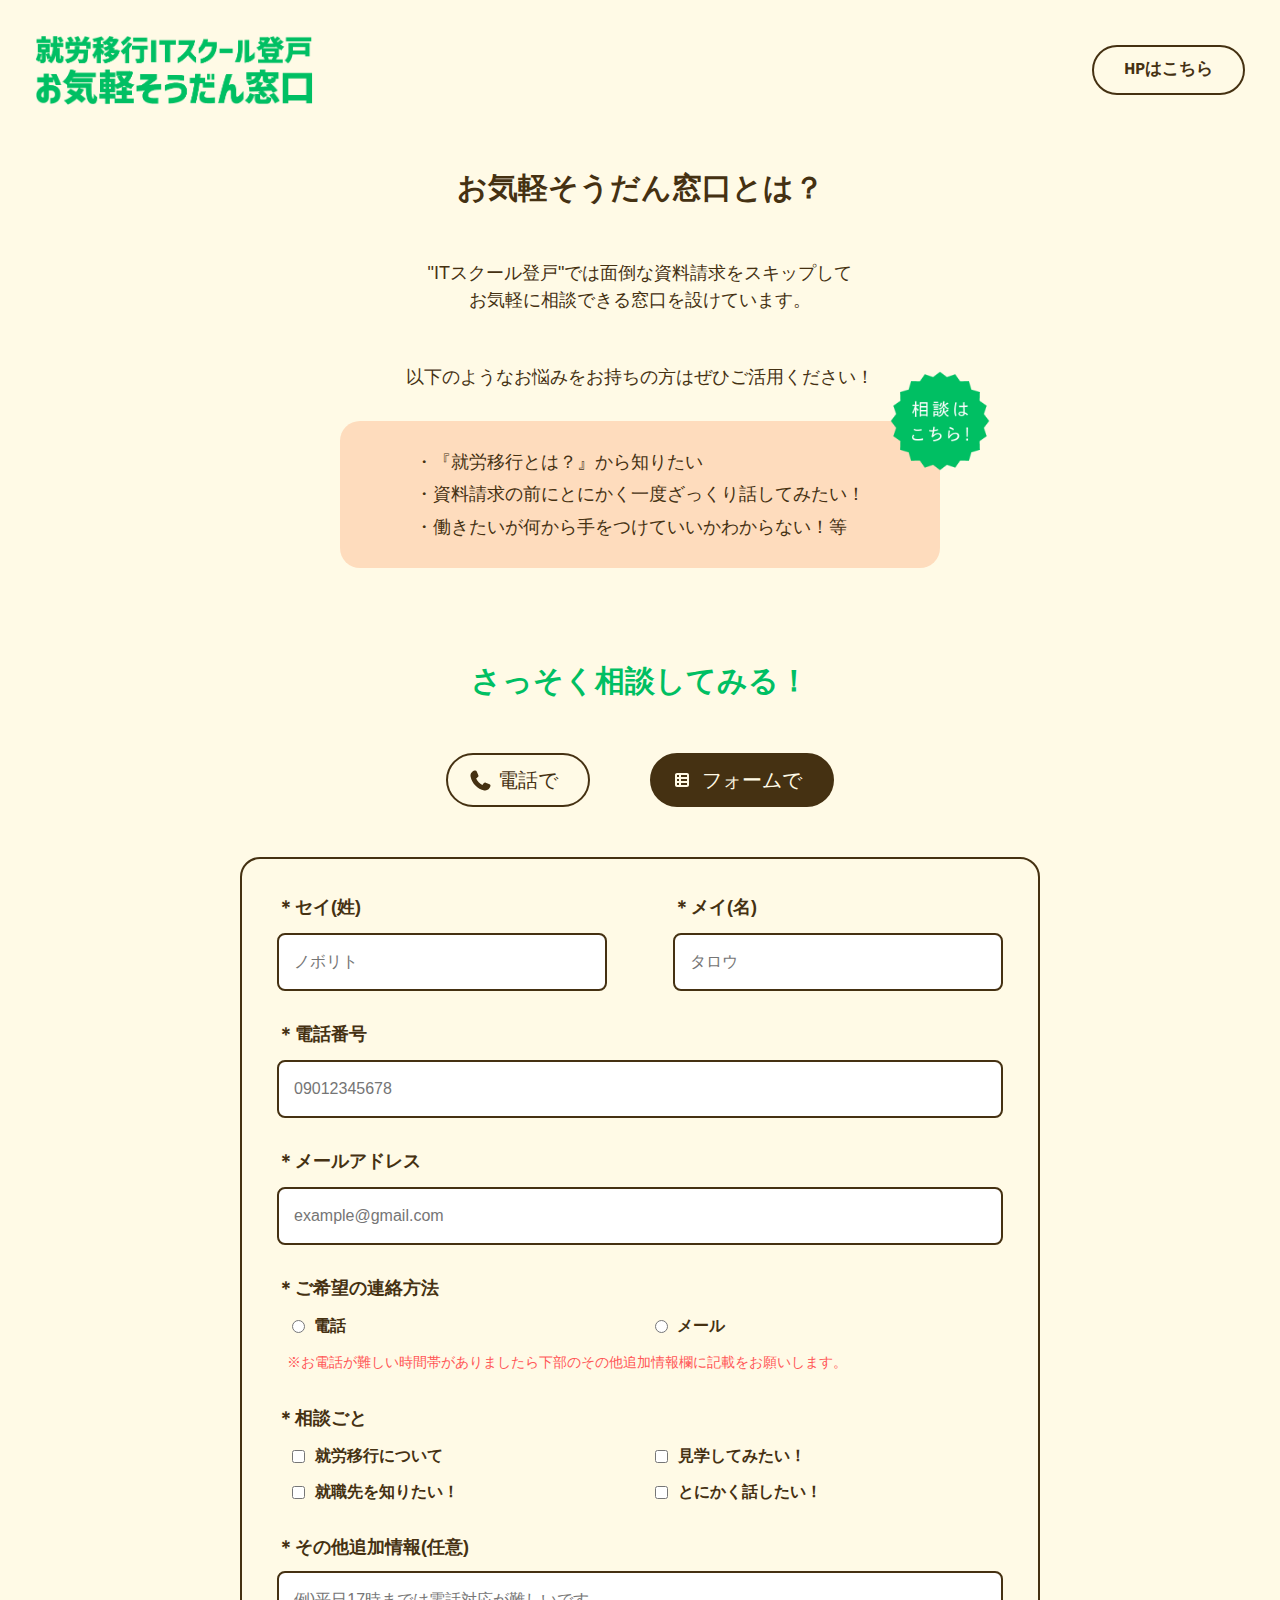
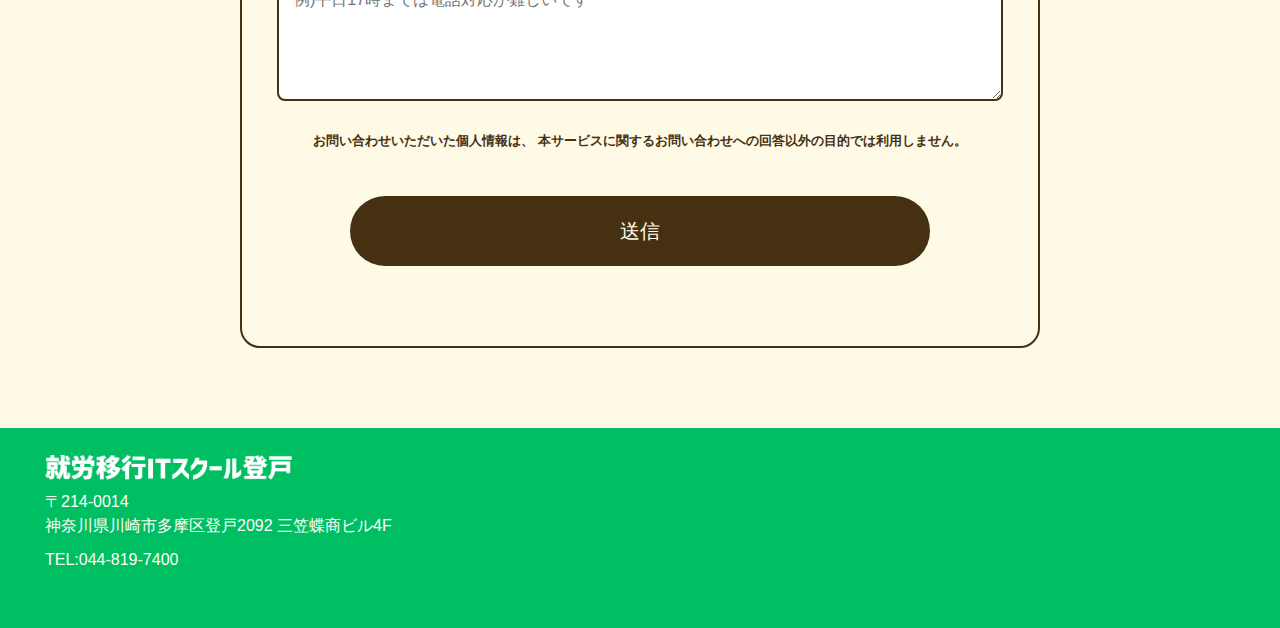
<file: index.html>
<!DOCTYPE html>
<html lang="ja">
<head>
    <meta charset="UTF-8">
    <meta name="viewport" content="width=device-width, initial-scale=1.0">
    <title>就労移行ITスクール登戸お気軽そうだん窓口</title>
    <link rel="preconnect" href="https://fonts.googleapis.com">
    <link rel="preconnect" href="https://fonts.gstatic.com" crossorigin>
    <link href="https://fonts.googleapis.com/css2?family=Source+Sans+3:ital,wght@0,200..900;1,200..900&family=Zen+Kaku+Gothic+Antique&display=swap" rel="stylesheet">
    <link rel="stylesheet" href="reset.css">
    <link rel="stylesheet" href="design.css">

</head>
<body>
    <header>
        <h1 >
            <a href="index.html"><img class="logo" src="logo_g.png" alt="就労移行ITスクール登戸お気軽そうだん窓口"></a>
        </h1>
        <a href="https://snabi.jp/facility/26581" class="ellipse-link">HPはこちら</a>
    </header>

    <main>
      <div class="center-text">
         <h2 class="intro-title">お気軽そうだん窓口とは？</h2>
         <p>
          "ITスクール登戸"では面倒な資料請求をスキップして<br>
          お気軽に相談できる窓口を設けています。
         </p>
         <p class="ika">以下のようなお悩みをお持ちの方はぜひご活用ください！</p>
      </div>
        <div class="box">
         <p>
         ・『就労移行とは？』から知りたい<br>
         ・資料請求の前にとにかく一度ざっくり話してみたい！<br>
         ・働きたいが何から手をつけていいかわからない！等</p> 
         <span class="badge"><a href="#sodan"><img src="badge.png" alt=""></a></span>  
        </div>
        
        <div class="main-content">
        <h2 class="consult-title center-text" id="sodan">さっそく相談してみる！</h2>
         <div class="contact-method">
           <div class="contact-method-specific">
            <label>
              <input type="radio" style="display: none;" name="contact_method" value="phone" >
              <p class="tel_icon">電話で</p>
            </label>
            <label>
              <input type="radio" style="display: none;" name="contact_method" value="form" checked>
              <p class="form_icon">フォームで</p>
            </label>
          </div>
         </div>

           <div class="contact-phone">
               <p class="tel">TEL <a href="tel:044-819-7400" class="phone-link">044-819-7400</a></p>
               <p>営業時間：月～土/9：00～18：00</p>
           </div>
          
      
           <form action="https://formsubmit.co/it.noborito.user01@gmail.com" method="post" class="contact-form hidden"  onsubmit="return checkForm()">
           <input type="hidden" name="_next" value="https://yukai1004.github.io/thanks.html">
           <input type="text" name="_honey" style="display:none">
           <input type="hidden" name="_captcha" value="false">
           <div class="name-form">
            <div class="name-field">
                <label for="last-name" class="bold" >＊セイ(姓)</label>
                <input type="text" id="last-name" name="セイ(姓)" placeholder="ノボリト" required>
            </div>
            <div class="name-field">
              <label for="first-name"  class="bold">＊メイ(名)</label>
              <input type="text" id="first-name" name="メイ(名)" placeholder="タロウ" required>
            </div>
          </div>
          <div class="center-form">
            <div class="form-field">
              <label for="user_tel"  class="bold">＊電話番号</label>
              <input type="text" id="user_tel" name="tel" maxlength="11" placeholder="09012345678" required>
            </div>
            <div class="form-field">
              <label for="user_mail"  class="bold">＊メールアドレス</label>
              <input type="email" id="user_mail" name="email" placeholder="example@gmail.com" required>
            </div>
          </div>
          <p  class="bold">＊ご希望の連絡方法</p>
          <div class="contact-method-buttons">
            <div class="contact-option">
              <label>
                <input type="radio" name="ご希望の連絡方法" value="電話" required>
                <span  class="bold radioCheck">電話</span>
              </label>
            </div>
            <div class="contact-option">
              <label>
                <input type="radio" name="ご希望の連絡方法" value="メール" required>
                <span  class="bold radioCheck">メール</span>
              </label>
            </div>
          </div>
          <div class="note"><small>※お電話が難しい時間帯がありましたら下部のその他追加情報欄に記載をお願いします。</small></div>
          <div>
             <p class="bold">＊相談ごと</p>
          </div>
           <div class="consultation">
              <div class="consultation-row">
                <label class="consultation-label">
                  <input type="checkbox" name="相談内容" value="就労移行について">就労移行について
                </label>
                <label class="consultation-label">
                  <input type="checkbox" name="相談内容" value="見学してみたい！">見学してみたい！
                </label>
              </div>
              <div class="consultation-row">
                <label class="consultation-label">
                  <input type="checkbox" name="相談内容" value="就職先を知りたい！">就職先を知りたい！
                </label>
                <label class="consultation-label">
                  <input type="checkbox" name="相談内容" value="とにかく話したい！">とにかく話したい！
                </label>
              </div>
            </div>
        <div class="other-info">
          <label for="othermessage"  class="bold">＊その他追加情報(任意)</label>
          <textarea name="その他追加情報" class="othermessage" placeholder="例)平日17時までは電話対応が難しいです"></textarea>
        </div>
          <p class="bold kojin">お問い合わせいただいた個人情報は、<span class="sp-br">
          本サービスに関するお問い合わせへの回答以外の目的では利用しません。</span></p>
          <p><button type="submit" class="submit">送信</button></p>
        </form>
    </main>
    <footer class="footer">
      <div class="footer-content">
        <div class="address">
          <h3><img src="logo_w.png" alt="就労移行ITスクール登戸"></h3>
          <p>〒214-0014</p>
          <p>神奈川県川崎市多摩区登戸2092 三笠蝶商ビル4F</p>
          <p class="footer-tel">TEL:<a href="tel:0448197400" >044-819-7400</a></p>
        </div>
        <div class="map">
          <iframe
            src="https://www.google.com/maps/embed?pb=!1m18!1m12!1m3!1d3243.3981472244895!2d139.56400159999998!3d35.617909999999995!2m3!1f0!2f0!3f0!3m2!1i1024!2i768!4f13.1!3m3!1m2!1s0x6018f13a00e35281%3A0x36cac29aeb379f7d!2z5bCx5Yq056e76KGMSVTjgrnjgq_jg7zjg6vnmbvmiLg!5e0!3m2!1sja!2sjp!4v1757063927208!5m2!1sja!2sjp" 
            style="border:0;"
            allowfullscreen=""
            loading="lazy">
          </iframe>
        </div>
      </div> 
    </footer>
    <script src="design.js"></script>
</body>


</html>
</file>
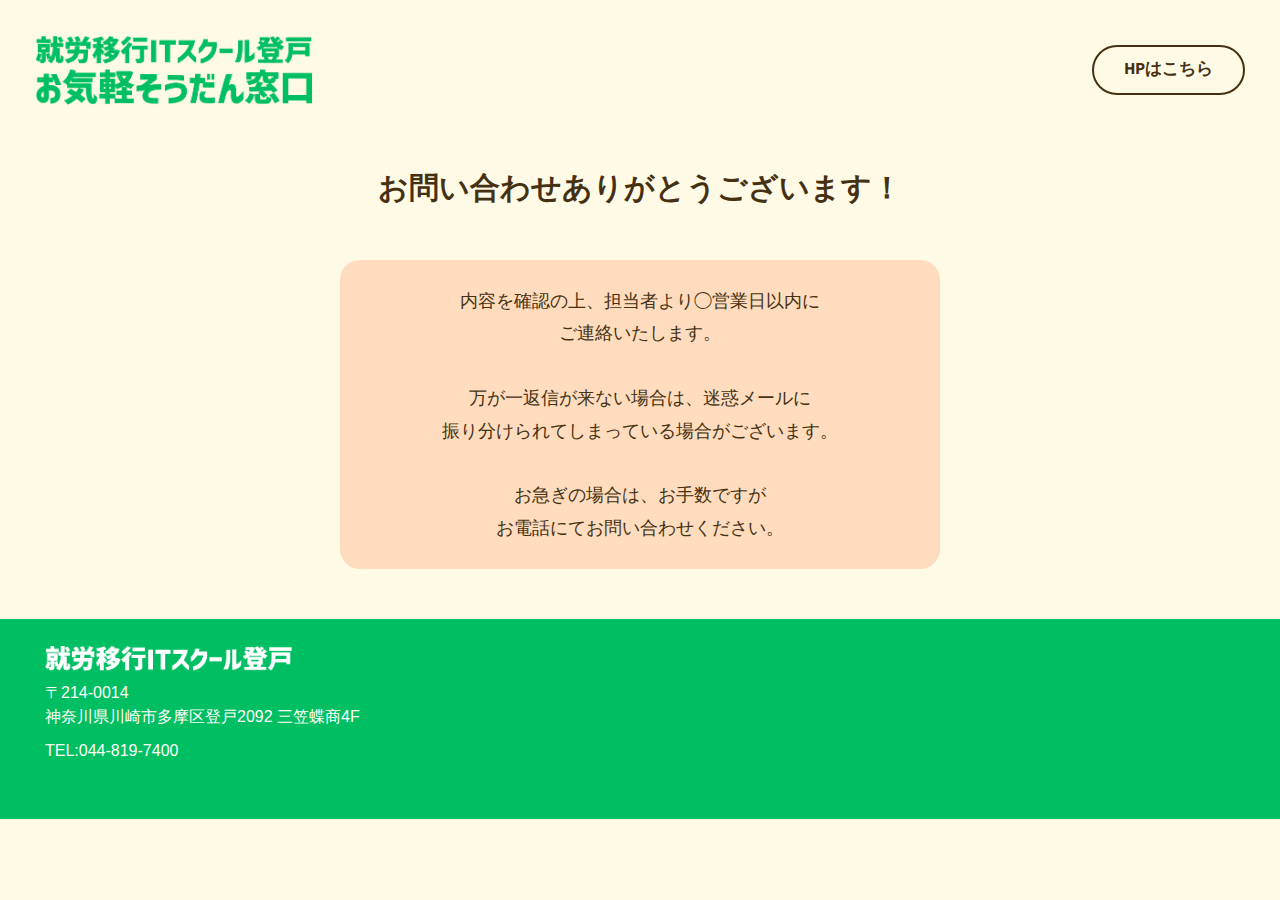
<file: thanks.html>
<!DOCTYPE html>
<html lang="ja">
<head>
    <meta charset="UTF-8">
    <meta name="viewport" content="width=device-width, initial-scale=1.0">
    <title>就労移行ITスクール登戸お気軽そうだん窓口</title>
    <link rel="preconnect" href="https://fonts.googleapis.com">
    <link rel="preconnect" href="https://fonts.gstatic.com" crossorigin>
    <link href="https://fonts.googleapis.com/css2?family=Source+Sans+3:ital,wght@0,200..900;1,200..900&family=Zen+Kaku+Gothic+Antique&display=swap" rel="stylesheet">
    <link rel="stylesheet" href="reset.css">
    <link rel="stylesheet" href="design.css">
    <style>
      h2{
        font-weight: bold;
        text-align: center;
      }
     .box p {
        text-align: center; /* pタグの文字を中央揃えにする */
      }
     .box{
       box-sizing: border-box;
       margin-bottom: 50px;
     }
    </style>

</head>
<body>
    <header>
        <h1 >
           <a href="index.html"><img class="logo" src="logo_g.png" alt="就労移行ITスクール登戸お気軽そうだん窓口"></a>
        </h1>
        <a href="https://snabi.jp/facility/26581" class="ellipse-link">HPはこちら</a>
    </header>

    <main>
      <h2>お問い合わせありがとうございます！</h2>
        <div class="box">
       <p>内容を確認の上、担当者より◯営業日以内に<br>ご連絡いたします。</p>
       <p><br>万が一返信が来ない場合は、迷惑メールに<br>振り分けられてしまっている場合がございます。</p>
       <p><br>お急ぎの場合は、お手数ですが<br>お電話にてお問い合わせください。</p>
     </div>

    </main>
    <footer class="footer">
      <div class="footer-content">
        <div class="address">
          <h3><img src="logo_w.png" alt="就労移行ITスクール登戸"></h3>
          <p>〒214-0014</p>
          <p>神奈川県川崎市多摩区登戸2092 三笠蝶商4F</p>
          <p class="footer-tel">TEL:<a href="tel:0448197400" >044-819-7400</a></p>
        </div>
        <div class="map">
          <iframe
            src="https://www.google.com/maps/embed?pb=!1m18!1m12!1m3!1d3243.3981472244895!2d139.56400159999998!3d35.617909999999995!2m3!1f0!2f0!3f0!3m2!1i1024!2i768!4f13.1!3m3!1m2!1s0x6018f13a00e35281%3A0x36cac29aeb379f7d!2z5bCx5Yq056e76KGMSVTjgrnjgq_jg7zjg6vnmbvmiLg!5e0!3m2!1sja!2sjp!4v1757063927208!5m2!1sja!2sjp" 
            style="border:0;"
            allowfullscreen=""
            loading="lazy">
          </iframe>
        </div>
      </div> 
    </footer>
    <script src="design.js"></script>
</body>

</html>
</file>
<file: design.css>
@charset "utf-8";

/* PC・スマホ共通 */
body {
    background-color: #fffae6; /* 全体の背景の色 */
    line-height: 1.5; /* 行の高さ */
    font-family: sans-serif; /* フォント */
    color: #453112; /* 文字色 */
    font-size: 18px;
}
.intro-title { /* お気軽そうだん窓口とは？ */
  font-weight: bold;
    color: #453112; /* 文字色 */
}
.consult-title { /* さっそく相談してみる */
  font-weight: bold;
    color: #00bf63; /* 文字色 */
}
.center-text {
    text-align: center; /* 文字中央揃え */
}
.tel,
.phone-link,
.note {/* 赤文字にするところ */
    color: #ff5757;
}
.bold{
  font-weight: bold;
}

/* PC用(768px以上) */
    header { /* タイトルとHPリンク */
        display: flex; /* 横並びに */
        justify-content: space-between;
        align-items: center;
        padding: 35px 0; /* 上下の余白のみ */
        margin: 0 35px 25px;
    }
    .logo{ /* タイトル */
        height: 70px;
        object-fit: contain;
    }
    .ellipse-link { /* HPはこちらのリンク */
        /*display: flex;*/
        /*justify-content: flex-end; /* 左右の揃え */
        /*margin-top: 50px;*/
        /*margin-right: 150px;*/
        /*margin-bottom: 50px;*/
        /*height: 50px;*/
        padding: 10px 30px;
        border: 2px solid #453112; /* 太さ2pxの実線 */
        border-radius: 50px; /*楕円の丸みの数値 */
        background-color: #fffae6; /*楕円の色 */
        color: #453112; /*楕円の中の文字色 */
        text-decoration: none; /*下線を消す */
        font-family: "Source Sans 3",sans-serif;
        font-weight: bold; /*文字を太くする */
        font-size: 17px;
    }
    .ellipse-link:hover { /*PCでカーソルを当てた時、色逆にする */
        background-color: #453112; /* 楕円の色　*/
        color: #fffae6; /*文字色 */
    }
     main h2 { /* お気軽そうだん窓口とは？ */
        font-size: 30px;
        margin-bottom: 50px;
    }
    .ika{
      margin-top: 50px;
      margin-bottom: 25px;
    }
    .box { /*オレンジの枠 */
        width: 70%; /* 横幅画面の30％の大きさ */
        max-width: 600px;
        margin: 30px auto 90px; /* 上下20px、左右を自動調整(中央揃え) */
        text-align: center; /* 中央配置 */
        background-color: #fedcbd; /* 背景の色 */
        padding: 25px 25px;
        border-radius: 20px; /* オレンジの枠の丸みの数値 */
        position: relative;
    }
    .box p {
        text-align: left; /* 文字の始まりのラインを揃える */
        display: inline-block; /* インラインブロック */
        line-height: 1.8;
       /* padding: 10px 0; /* 上下のpaddingを揃える */
    }
    .box span{
      position: absolute;
      top: -50px;
      right: -50px;
      height: 100px;
      width: 100px;
    }
    .box span img{
      width: 100%;
    }
    .contact-method-specific  { /*問い合わせ方法の電話でとフォームでのラジオボタン2つ*/
        display: flex; /*横並び*/
        justify-content: center;
        gap: 60px;
        margin-bottom: 50px;
    }
    .contact-method-specific label p{ /*問い合わせ方法の電話でとフォームでの文字2つ*/
        padding: 10px 30px 10px 50px;
        border-radius: 40px;
        border: 2px solid #453112;
        background-color: #fffae6;
        color: #453112;
        transition: all 0.3s;
        user-select: none;
        font-family: "Corporate-Logo";
        font-size: 20px;
    }
    .tel_icon{
        background-image: url(phone_b.svg);
        background-repeat: no-repeat;
        background-position: left 20px center;
        background-size: 25px;

    }
    .form_icon{
        background-image: url(table_b.svg);
        background-repeat: no-repeat;
        background-position: left 20px center;
        background-size: 25px;
    }
    .contact-method-specific input[type="radio"]:checked +p{ /*電話かフォームを選んだ時*/
        background-color: #453112;
        color: #fffae6;
        border-color: #453112;
    }
     .contact-method-specific input[type="radio"]:checked +.tel_icon{
        background-image: url(phone_w.svg);
        background-repeat: no-repeat;
        background-position: left 20px center;
        background-size: 20px;
    }
      .contact-method-specific input[type="radio"]:checked +.form_icon{ 
        background-image: url(table_w.svg);
        background-repeat: no-repeat;
        background-position: left 20px center;
        background-size: 20px;
    }
    .contact-form {/*フォーム全体*/
        border: 2px solid #453112;
        border-radius: 20px;
        padding: 35px;
        margin: 20px auto 80px;
        width: 80%;
        max-width: 800px;
        background-color: #fffae6;
        box-sizing: border-box;
    }
    .name-form {/* 姓・名ブロックを横並びに */
        display: flex;
        gap: 50px;
        justify-content: space-between;
        flex-wrap: nowrap;
    }
    .name-field input, /*セイとメイの入力フォーム */
    .form-field input, /*電話番号とメールアドレスの入力フォーム */
    .othermessage { /* その他の追加情報の入力フォーム */
        width: 100%; 
        margin-top: 12px;
        margin-bottom: 30px;
        padding: 15px;
        font-size: 16px;
        border: 2px solid #453112; /*太さ2pxの実線*/
        border-radius: 8px; /*線の丸み*/
        box-sizing: border-box; /*レイアウト調整*/
        background-color: #ffffff;
    }
    .contact-method-buttons{
      display: flex;
      margin-bottom: 30px;
    }
   .contact-option{
        flex-basis: 50%;
        margin-top: 12px;
        margin-left: 15px;
        font-size: 16px;
   }
   .radioCheck{
        margin-left: 5px;
   }
   .note{
    margin: -20px 0 30px 10px;
   }
   .consultation{
    font-weight: bold;
    margin-bottom: 30px;
   }
    .consultation-row { /*チェックボックス2×2つ*/
        display: flex; 
        margin-top: 12px;
    }
    .consultation-label{
      font-size: 16px;
      margin-left: 15px;
      flex-basis: 50%;
    }
    .consultation-label input{
      margin-right: 10px;
    }
    .othermessage {/*その他追加情報の入力フォーム*/
        height: 130px; /*入力フォームの高さ*/
        resize: vertical; /*入力する枠を縦に広げられる(文字数制限なし)*/
        margin-top: 10px;
        width: 100%;
        max-width: 800px; 
    }
    .kojin{
        font-size: 13px;
        text-align: center;
    }
    .tel { /*問い合わせ方法で電話を選んだ時に出るtelの文字*/
        font-size: 40px;
        font-weight: bold;
        font-family: "Source Sans 3",sans-serif;
    }
    .phone-link {
        text-decoration: none;
        font-weight: bold;
        font-family: "Source Sans 3",sans-serif;
    }
    .contact-phone a.phone-link:hover {
        text-decoration: underline;
    }
    .contact-phone { /*問い合わせ方法で電話を選んだ時に出る文*/
        background-color: #ffffff;
        border: 2px solid #453112;
        border-radius: 20px;
        margin: 20px auto;
        width: 80%;
        max-width: 800px;
        text-align: center;
        padding:40px;  
        margin-bottom: 80px;
    }
    .submit{
      margin: 45px auto;
      text-align: center;
      display: block;
      width: 80%;
      background-color:#453112;
      color: #fffae6 ;
      font-size: 20px;
      padding: 20px;
      border-radius: 40px;
    }
    footer {
      background-color: #00bf63;
      color: #fffef8;
      padding: 25px;
    }
    .footer-content {
      display: flex;
      justify-content: space-between;
      align-items: flex-start;
    }
    .address {
      flex-basis: 50%;
      margin-left: 20px;
    }
    .address h3 {
      margin-bottom: 10px;
    }
    .address h3 img{
      height: 25px;
    }
    .address p{
      font-size: 16px;
    }
    .map {
      flex-basis: 50%;
    }
    .map iframe {
      width: 100%;
      height: 150px;
      border: 0;
    }
    .footer-tel {
      margin-top: 10px;
    }
/*PCレイアウトここまで*/

/* -----------------------------
   レスポンシブ
----------------------------- */
@media screen and (max-width: 600px) {
  body{
    font-size: 12px;
  }
  header {
    padding: 20px 0;
    margin: 0 20px;
  }
  .logo{ /* タイトル */
        height: 40px;
  }
  .ellipse-link { /* HPはこちらのリンク */
        padding: 20px;
        font-size: 12px;
  }
  main h2 {
        font-size: 16px;
        margin-bottom: 30px;
  }
  .ika{
      margin-top: 25px;
      margin-bottom: 25px;
    }
  .box { 
        width: 90%; 
        margin: 25px auto 35px; 
        padding: 20px;
  }
  .box span{
      top: -20px;
      right: 0px;
      height: 60px;
      width: 60px;
    }
  .consult-title{
        font-size: 18px;
        margin-bottom: 25px;
  }
  .contact-method-specific  { 
        gap: 25px;
        margin-bottom: 25px;
  }
  .contact-method-specific label p{ /*問い合わせ方法の電話でとフォームでの文字2つ*/
        font-size: 18px;
    }
  .contact-form {
        font-size: 12px;
        padding: 20px;
        width: 90%;
  }
  .name-form {
        gap: 25px;
  }
  .name-field input,
  .form-field input, 
  .othermessage {
        font-size: 11px;
        width: 100%; 
        margin-top: 8px;
        margin-bottom: 20px;
        padding: 14px;
  }
  .contact-option{
        font-size: 11px;
  }
  .consultation-label{
      font-size: 11px;
  }
  .othermessage {
        height: 75px;
  }
  .kojin{
        font-size: 8px;
  }
  .sp-br {
        display: block;
  }
  .submit{
      margin: 20px auto;
      padding: 12px;
  }
  .contact-phone { 
        width: 90%;
        padding:20px;  
        margin-bottom: 80px;
  }
  .tel { 
        font-size: 20px;
  }
  .phone-link {
        font-size: 20px;
    }
  footer {
      padding: 20px;
  }
  .address {
      flex-basis: 60%;
      margin-left:0;
  }
  .address h3 {
      margin-bottom: 5px;
  }
  .address h3 img{
      height: 15px
  }
  .address p{
      font-size: 7px;
  }
  .map {
      flex-basis: 40%;
  }
  .map iframe {
      height: 80px;
  }
  .footer-tel {
      margin-top: 0;
  }
}
/*バッジを揺らすアニメーション*/
.badge{
  transform-origin: center;
  animation: yurayura 2s linear infinite;
}

@keyframes yurayura {
0% , 100%{
    transform: rotate(10deg);
}
50%{
    transform: rotate(-10deg);
}
}

/*コーポレート・ロゴフォント*/
@font-face { 
  /* ① ここにfont-familyで指定したい名前を書く*/
  font-family: "Corporate-Logo"; 

  /* フォントが置かれているパスを書く */ 
  src: url("Corporate-Logo-Medium-ver3.otf") format("OpenType");
 }
</file>
